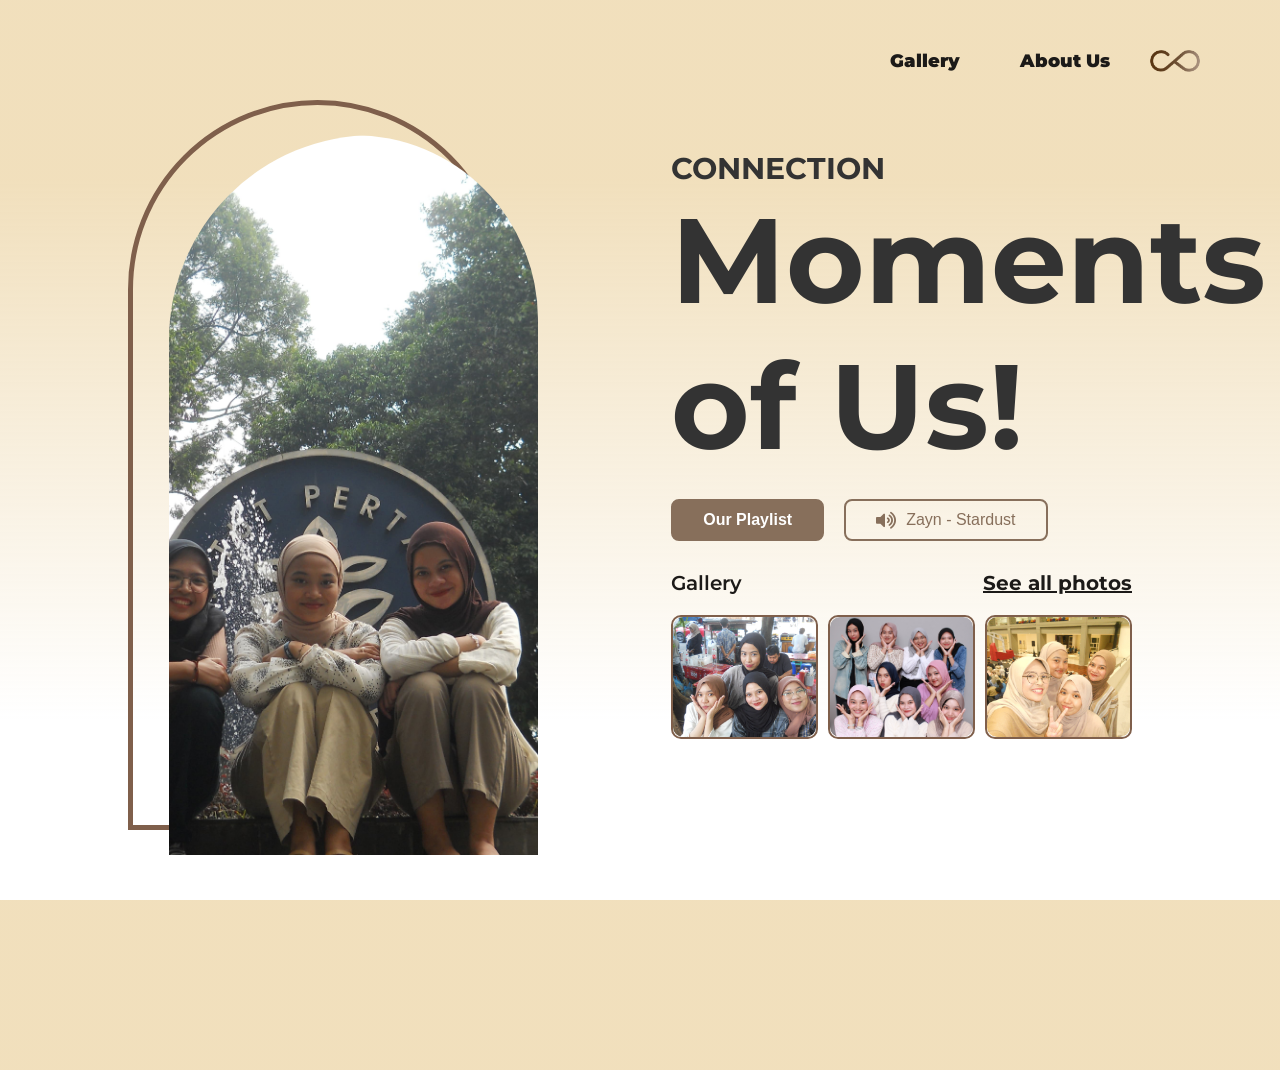
<file: tes/index.html>
<!DOCTYPE html>
<html lang="en">
<head>
    <meta charset="UTF-8">
    <meta name="viewport" content="width=device-width, initial-scale=1.0">
    <link href="style.css" rel="stylesheet" />
    <link href="https://fonts.googleapis.com/css2?family=Montserrat:wght@400;600&display=swap" rel="stylesheet">
    <link rel="stylesheet" href="https://cdnjs.cloudflare.com/ajax/libs/font-awesome/5.15.4/css/all.min.css">
    <title>Connection ID</title>
</head>
<body>
    <!-- Bagian Header -->
    <header>
        <div class="header-content">
            <nav>
                <ul>
                    <li><a href="gallery.html">Gallery</a></li>
                    <li><a href="about_us.html">About Us</a></li>
                </ul>
            </nav>
            <img src="media/logo.png" alt="Logo" class="logo">
        </div>
    </header>

    <!-- Bagian Main -->
    <main>
        <div class="left-side">
            <!-- Border -->
            <div class="border"></div>
            <!-- Foto Frame -->
            <div class="photo-frame">
                <img src="media/3.jpg" alt="Image">
            </div>
        </div>

        <!-- Sisi Kanan untuk Teks -->
        <div class="right-side">
            <h1>CONNECTION</h1>
            <h2>Moments of Us!</h2>
            <div class="button-index">
                <button class="playlist-button">
                    <a href="https://open.spotify.com/playlist/3Sw3fNrFOBRbFV6W3Yhdqm?si=4I09dCnlSiGzaXYqdv0MuA&pi=a-4IdKwdY3RHaZ">
                        Our Playlist
                    </a>
                </button>
                <button class="songs-button" id="mute-button">
                    <i class="fas fa-volume-up"></i> Zayn - Stardust
                </button>
            </div>
            <div class="gallery-section">
                <span class="gallery-title">Gallery</span>
                <span class="see-all-photos"><a href="gallery.html">See all photos</a></span>
            </div>
            <div class="photo-frames">
                <div class="frame">
                    <img src="media/1.jpg" alt="Image">
                </div>
                <div class="frame">
                    <img src="media/2.jpg" alt="Image">
                </div>
                <div class="frame">
                    <img src="media/4.jpg" alt="Image">
                </div>
            </div>
        </div>
    </main>

    <!-- Audio player yang akan diputar otomatis -->
    <audio id="background-music" src="media/song.mp3" autoplay loop></audio>

    <!-- JavaScript untuk kontrol mute/unmute pada tombol songs-button -->
    <script>
        const music = document.getElementById('background-music');
        const muteButton = document.getElementById('mute-button');

        // Fungsi toggle untuk mute/unmute
        muteButton.addEventListener('click', (e) => {
            e.preventDefault(); // Mencegah link default
            if (music.muted) {
                music.muted = false;
                muteButton.innerHTML = '<i class="fas fa-volume-up"></i> Zayn - Stardust';
            } else {
                music.muted = true;
                muteButton.innerHTML = '<i class="fas fa-volume-mute"></i> Zayn - Stardust';
            }
        });
    </script>
</body>
</html>
</file>
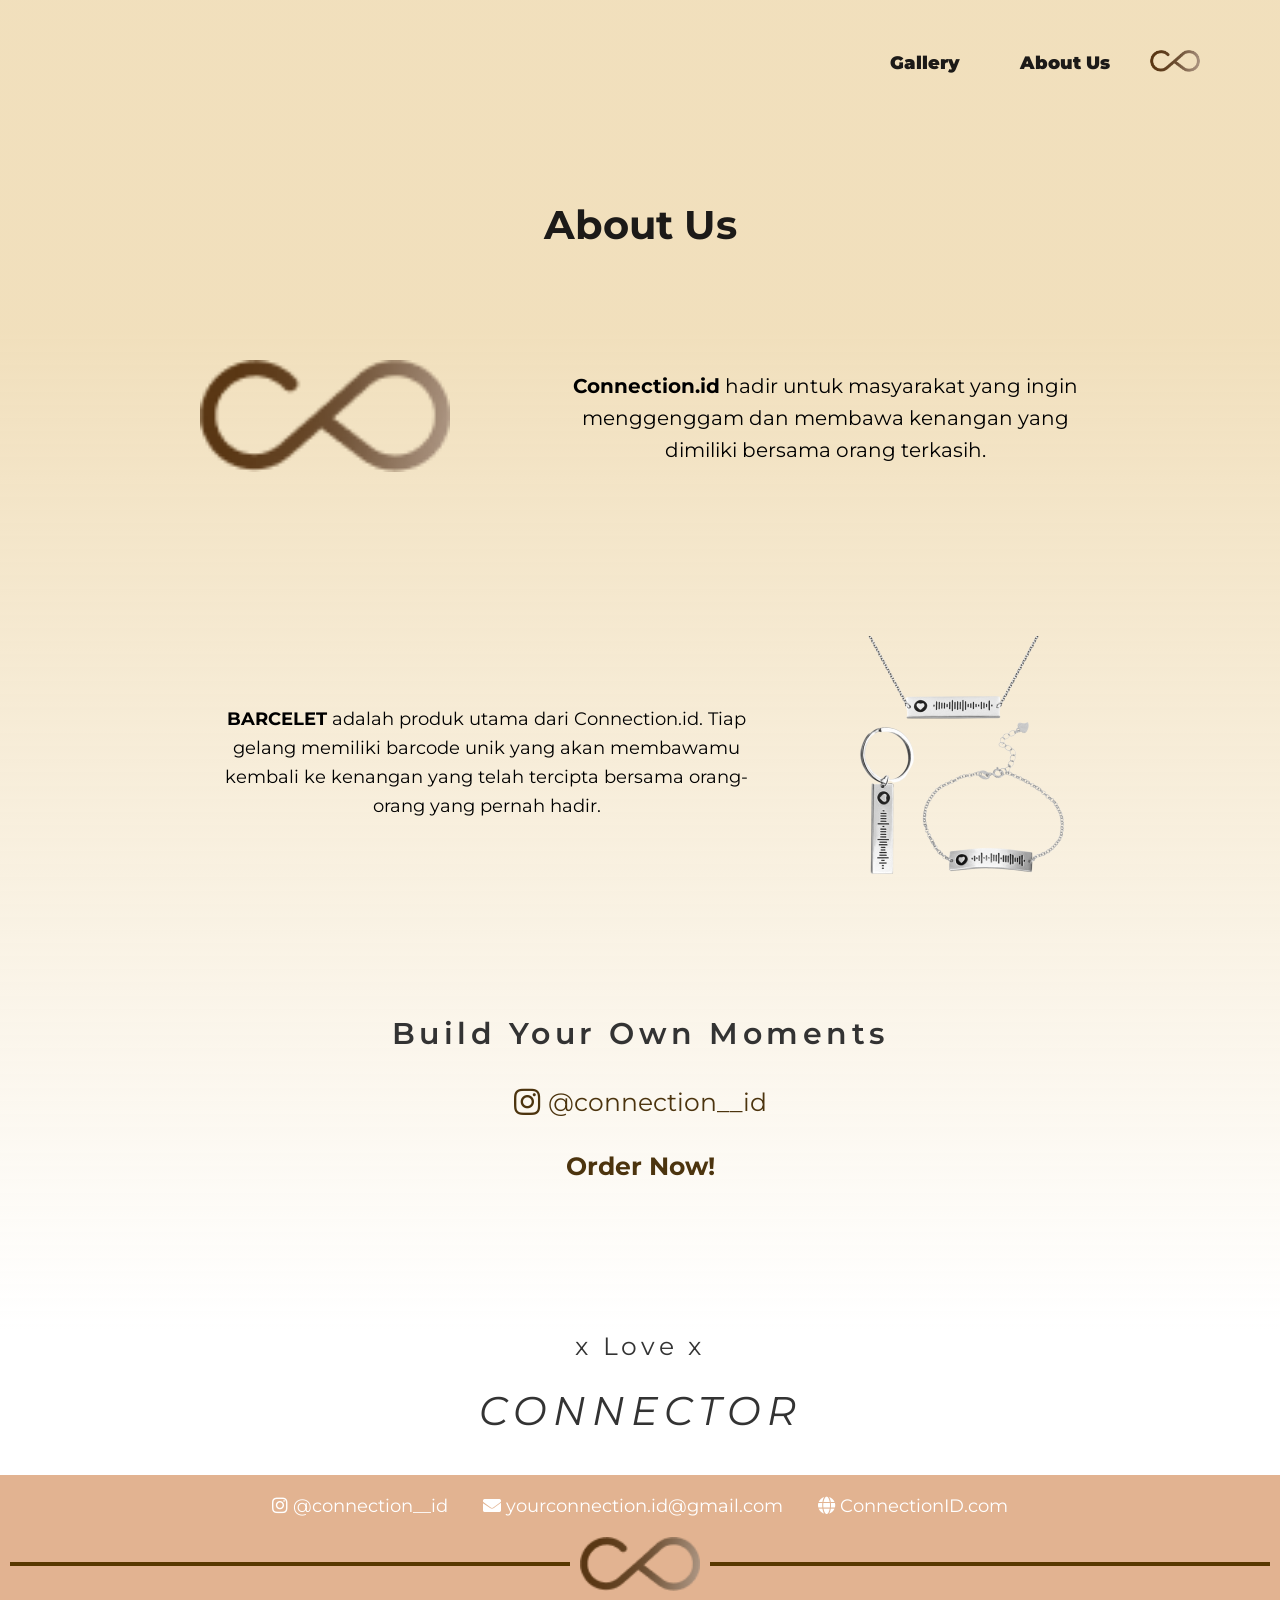
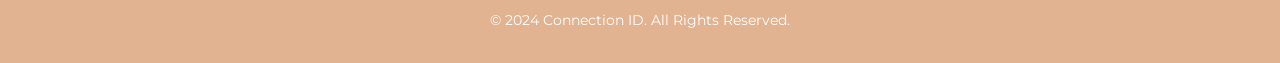
<file: tes/about_us.html>
<!DOCTYPE html>
<html lang="en">
<head>
    <meta charset="UTF-8">
    <meta name="viewport" content="width=device-width, initial-scale=1.0">
    <link href="style.css" rel="stylesheet" />
    <link href="https://fonts.googleapis.com/css2?family=Montserrat:wght@400;600&display=swap" rel="stylesheet">
    <link rel="stylesheet" href="https://cdnjs.cloudflare.com/ajax/libs/font-awesome/5.15.4/css/all.min.css">
    <title>Connection ID | About Us</title>
</head>
<body class="dua">
    <header>
        <div class="header-content">
            <nav>
                <ul>
                    <li><a href="gallery.html">Gallery</a></li>
                    <li><a href="about_us.html">About Us</a></li>
                </ul>
            </nav>
            <a href="index.html">
                <img src="media/logo.png" alt="Logo" class="logo">
            </a>
        </div>
    </header>
    <div class="about-container">
        <span class="about-title">About Us</span>
    </div>
    <div class="about-us-details">
        <div class="logo-left">
            <img src="media/logo.png" alt="Logo" class="logo">
        </div>
        <div class="description-right">
            <p><b>Connection.id</b> hadir untuk masyarakat yang ingin menggenggam dan membawa kenangan yang dimiliki bersama orang terkasih.</p>
        </div>
    </div>
    <div class="product-info">
        <div class="product-text">
            <p><b>BARCELET</b> adalah produk utama dari Connection.id. Tiap gelang memiliki barcode unik yang akan membawamu kembali ke kenangan yang telah tercipta bersama orang-orang yang pernah hadir.</p>
        </div>
        <div class="product-image">
            <img src="media/produk.png" alt="Produk BARCELET">
        </div>
    </div>
    <div class="order">
        <h2>Build Your Own Moments</h2>
        <a href="https://instagram.com/connection__id/" target="_blank" class="instagram-link">
            <i class="fab fa-instagram"></i> @connection__id
        </a>
        <h3><a href="https://instagram.com/connection__id/">Order Now!</a></h3>
        <p class="love-text">x Love x</p>
        <p class="connector-text"><i>CONNECTOR</i></p>
    </div>
</body>
<footer class="footer">
    <!-- Kontak (Instagram, Email, Domain) -->
    <div class="footer-contact">
        <a href="https://instagram.com/connection__id/" target="_blank" class="footer-link">
            <i class="fab fa-instagram"></i> 
            @connection__id
        </a>
        <a href="mailto:yourconnection.id@gmail.com?subject=Inquiry%20from%20Website&body=Hello,%20I%20would%20like%20to%20know%20more%20about%20your%20services." class="footer-link">
            <i class="fas fa-envelope"></i> 
            yourconnection.id@gmail.com
        </a>
        <a href="https://ConnectionID.com" target="_blank" class="footer-link">
            <i class="fas fa-globe"></i> 
            ConnectionID.com
        </a>
    </div>

    <!-- Logo dengan garis tebal di kanan dan kiri -->
    <div class="footer-logo">
        <div class="line"></div>
        <img src="media/logo.png" alt="Logo" class="logo-image">
        <div class="line"></div>
    </div>

    <!-- Copyright -->
    <div class="footer-copyright">
        <p>&copy; 2024 Connection ID. All Rights Reserved.</p>
    </div>
</footer>
</html>
</file>
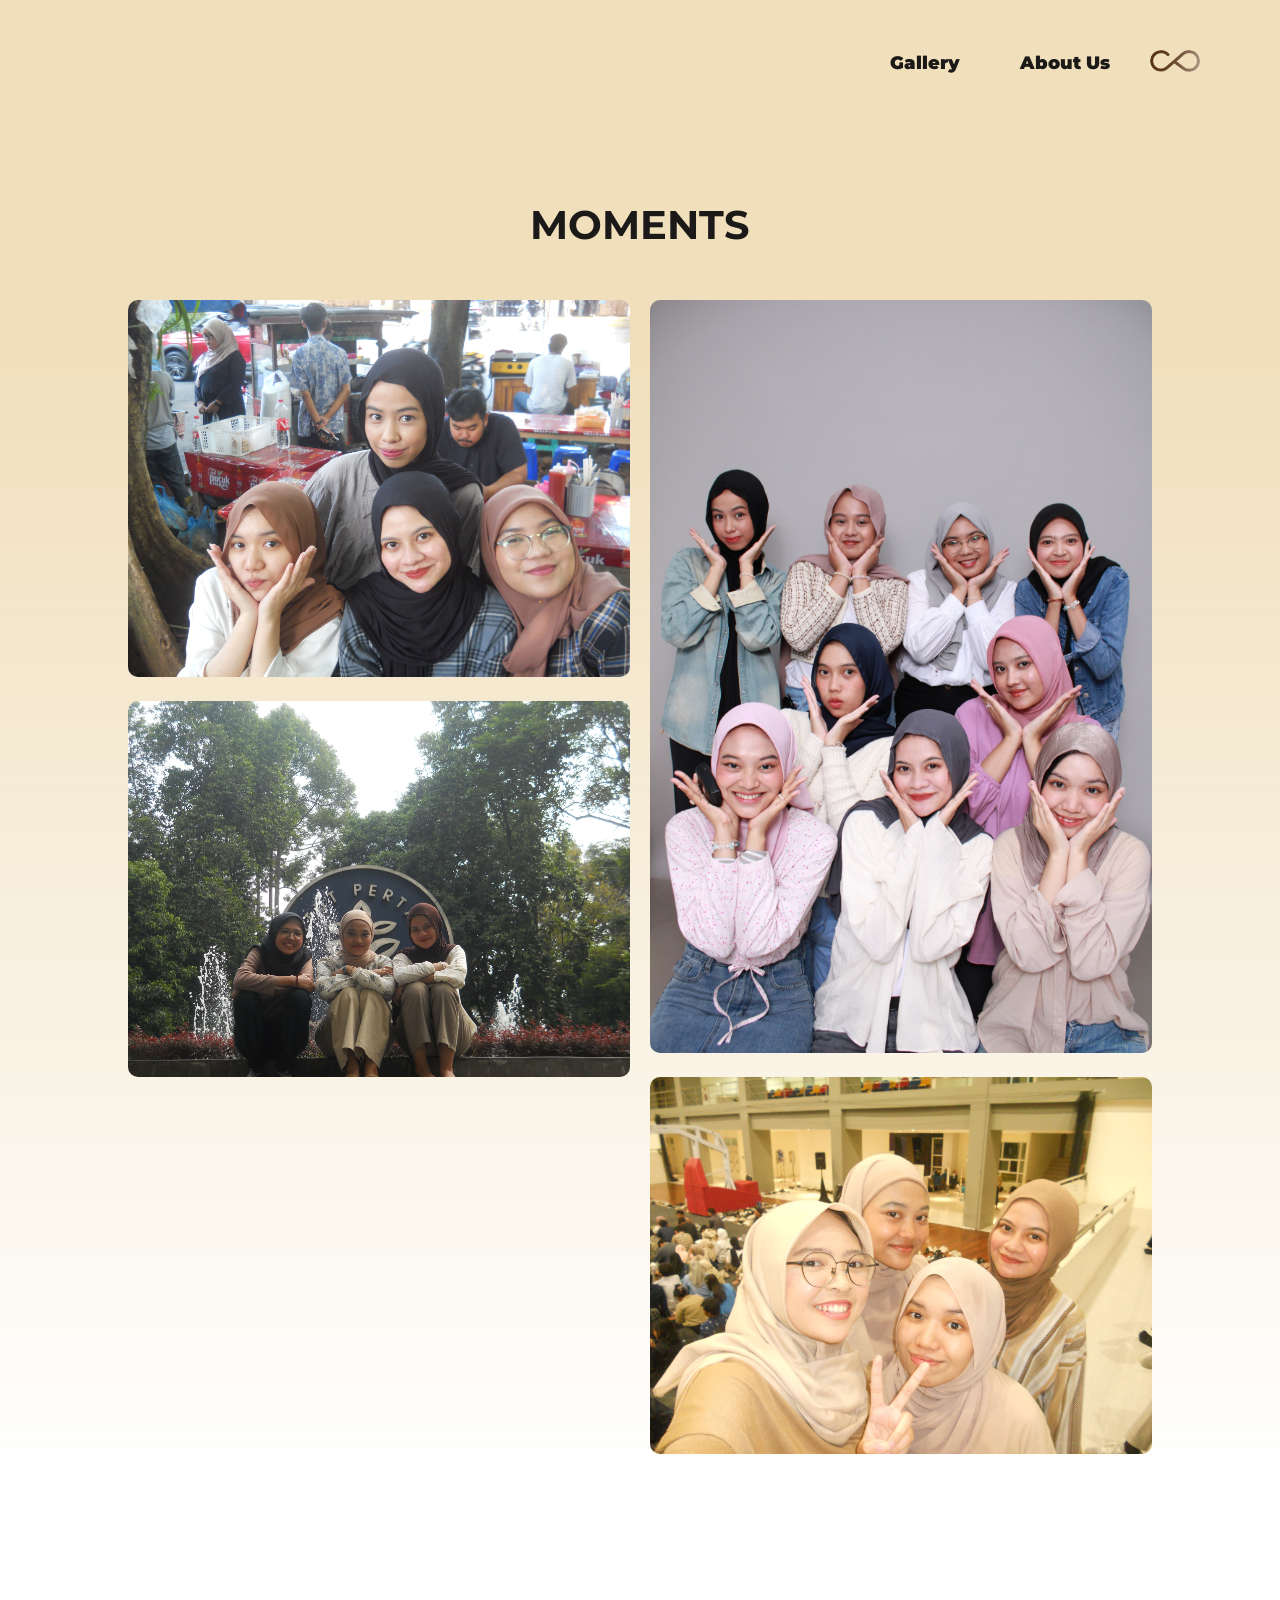
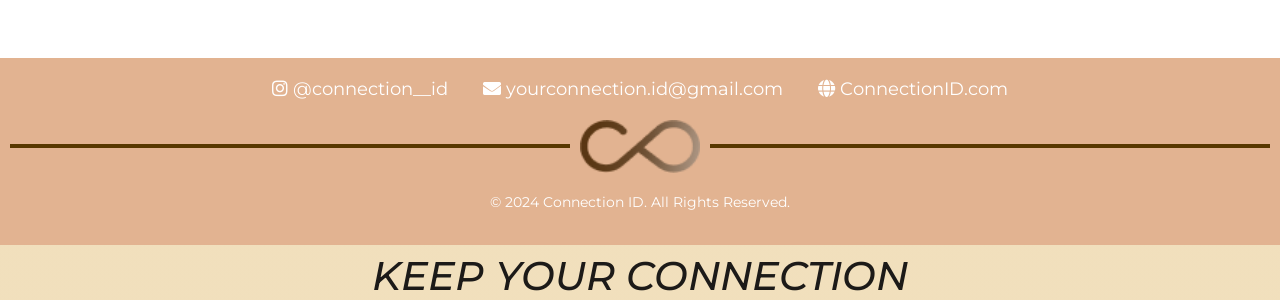
<file: tes/gallery.html>
<!DOCTYPE html>
<html lang="en">
<head>
    <meta charset="UTF-8">
    <meta name="viewport" content="width=device-width, initial-scale=1.0">
    <link href="style.css" rel="stylesheet" />
    <link href="https://fonts.googleapis.com/css2?family=Montserrat:wght@400;600&display=swap" rel="stylesheet">
    <link rel="stylesheet" href="https://cdnjs.cloudflare.com/ajax/libs/font-awesome/5.15.4/css/all.min.css">
    <title>Connection ID | Gallery</title>
</head>
<body class="dua">
    <header>
        <div class="header-content">
            <nav>
                <ul>
                    <li><a href="gallery.html">Gallery</a></li>
                    <li><a href="about_us.html">About Us</a></li>
                </ul>
            </nav>
            <a href="index.html">
                <img src="media/logo.png" alt="Logo" class="logo">
            </a>
        </div>
    </header>
    <main>
        <div class="moments-container">
            <span class="moments-title">MOMENTS</span>
        </div>
        <div class="photo-gallery">
            <div class="gallery-left">
                <a href="foto_show.html?photo=1"><img src="media/1.jpg" alt="Gambar 1"></a>
                <a href="foto_show.html?photo=3"><img src="media/3.jpg" alt="Gambar 3"></a>
            </div>
            <div class="gallery-right">
                <a href="foto_show.html?photo=2"><img src="media/2.jpg" alt="Gambar 2"></a>
                <a href="foto_show.html?photo=4"><img src="media/4.jpg" alt="Gambar 4"></a>
            </div>
        </div>
        <div class="connection-text">
            <i>KEEP YOUR CONNECTION</i>
        </div>
    </main>
</body>
<footer class="footer">
    <!-- Kontak (Instagram, Email, Domain) -->
    <div class="footer-contact">
        <a href="https://instagram.com/connection__id/" target="_blank" class="footer-link">
            <i class="fab fa-instagram"></i> 
            @connection__id
        </a>
        <a href="mailto:yourconnection.id@gmail.com?subject=Inquiry%20from%20Website&body=Hello,%20I%20would%20like%20to%20know%20more%20about%20your%20services." class="footer-link">
            <i class="fas fa-envelope"></i> 
            yourconnection.id@gmail.com
        </a>
        <a href="https://ConnectionID.com" target="_blank" class="footer-link">
            <i class="fas fa-globe"></i> 
            ConnectionID.com
        </a>
    </div>

    <!-- Logo dengan garis tebal di kanan dan kiri -->
    <div class="footer-logo">
        <div class="line"></div>
        <img src="media/logo.png" alt="Logo" class="logo-image">
        <div class="line"></div>
    </div>

    <!-- Copyright -->
    <div class="footer-copyright">
        <p>&copy; 2024 Connection ID. All Rights Reserved.</p>
    </div>
</footer>
</html>
</file>
<file: tes/style.css>
/* Styling untuk body */
body {
    margin: 0;
    height: 100vh; /* Full height */
    background: linear-gradient(to bottom, rgba(235, 210, 160, 0.7) 20%, #FFFFFF 80%); 
    font-family: 'Montserrat', sans-serif; /* Ganti font ke Montserrat */
    display: flex;
    justify-content: center;
    align-items: center;
    overflow:hidden;
}

body.dua{
    overflow-y: auto; /* Scroll vertikal hanya di halaman gallery */
    height: auto; /* Pastikan konten bisa di-scroll */
    flex-direction: column;
}


/* Styling untuk header */
header {
    position:absolute;
    top: 30px;
    left: 0;
    right: 0;
    width: 100%;
    padding: 20px;
    display: flex;
    justify-content: flex-end;
    align-items: center;
    z-index: 10;
}

/* Container untuk navbar dan logo */
.header-content {
    display: flex;
    justify-content: flex-end; /* Menyusun item dengan jarak antara navbar dan logo */
    align-items: center;
    width: 100%;
    padding: 0 20;
}

/* Styling untuk navbar */
nav ul {
    list-style-type: none;
    margin: 0;
    padding: 0;
    display: flex;
    align-items: center;
    margin-left: 20px;
}

nav ul li {
    margin-left: 20px; /* Mengatur jarak antar menu, tambahkan margin kiri supaya lebih seimbang */
    padding-right: 20px;
}

nav ul li a {
    text-decoration: none;
    color: #1c1a18;
    font-size: 18px;
    font-weight: 1000;
    margin-right: 20px;
}

nav ul li a:hover{
    color: #876F5B;
}

/* Styling untuk logo */
.logo {
    width: 50px;
    height: auto;
    margin-right: 100px;
}

/* Bagian utama dengan dua sisi */
main {
    display: flex; /* Menggunakan flexbox untuk menyusun bagian kiri dan kanan */
    justify-content: space-between; /* Mengatur jarak antar sisi kiri dan kanan */
    align-items: center;
    width: 80%; /* Sesuaikan lebar area utama */
    height: 100%; /* Sesuaikan tinggi */
}

/* Bagian kiri untuk foto */
.left-side {
    width: 40%;
    height: 100%;
    max-width: 450px;
    overflow: hidden; /* Agar gambar tidak keluar dari border */
    position: relative;

}

/* Border */
.border {
    width: 90%;
    height: 80%;
    position: absolute;
    margin-top: 100px;
    left: 0;
    border: 5px solid #7F5F4B; /* Warna coklat untuk border */
    border-radius: 500px 500px 0 0; /* Membuat bagian atas border melengkung */
    z-index: 1; /* Agar border berada di belakang frame */
}

/* Foto frame */
.photo-frame {
    width: 100%;
    height: 80%;
    position: absolute;
    top: 15%; /* Geser foto frame sedikit ke bawah */
    left: 10%; /* Geser foto frame sedikit ke kanan */
    border-radius: 500px 500px 0 0; /* Membuat bagian atas foto frame melengkung */
    z-index: 2; /* Agar foto frame berada di depan border */
    overflow: hidden;
}

/* Styling untuk gambar dalam frame */
.photo-frame img {
    width: 90%;
    height: 100%;
    object-fit: cover; /* Menjaga proporsi gambar agar tidak terdistorsi */
    border-radius: 500px 500px 0 0; /* Memberikan efek melengkung pada gambar sesuai dengan foto frame */
    position: absolute;
}

/* Bagian kanan untuk teks */
/* Bagian kanan untuk teks */
.right-side {
    margin-top: 300px;
    width: 45%;
    height: 100%;
    padding: 20px;
    display: flex;
    flex-direction: column;
}

/* Styling untuk judul pertama (Connection) */
.right-side h1 {
    color: #333;
    font-size: 30px;
    margin: 0;
}

/* Styling untuk judul kedua (Moments of Us) */
.right-side h2 {
    color: #333;
    font-size: 120px;
    margin: 0;
}

/* Styling untuk container button */
.button-index {
    display: flex;
    gap: 20px; /* Jarak antar tombol */
    margin-top: 20px; /* Jarak dari teks */
    
}

/* Styling untuk button "Our Playlist" */
.playlist-button {
    background-color: #876F5B; /* Warna background button */
    border: 2px solid #876F5B; /* Border button */
    color: white; /* Warna teks button */
    font-size: 16px;
    padding: 10px 30px; /* Padding dalam button */
    cursor: pointer;
    transition: background-color 0.3s ease; /* Animasi saat hover */
    border-radius: 8px;
}

.playlist-button a {
    color: white; /* Warna coklat untuk link */
    text-decoration: none; /* Menghilangkan garis bawah */
    font-size: 16px;
    font-weight: bold;
}

/* Styling untuk button "Lagu" */
.songs-button {
    background-color: transparent; /* Background transparan */
    border: 2px solid #876F5B; /* Border button */
    color: #876F5B; /* Warna teks button */
    font-size: 16px;
    padding: 10px 30px; /* Padding dalam button */
    cursor: pointer;
    display: flex;
    align-items: center;
    gap: 10px;
    transition: border-color 0.3s ease; /* Animasi saat hover */
    border-radius: 8px;
}

/* Icon play */
.songs-button i {
    font-size: 18px; /* Ukuran icon play */
}

.songs-button a {
    color: #876F5B; /* Warna coklat untuk link */
    text-decoration: none; /* Menghilangkan garis bawah */
    font-size: 16px;
    font-weight: bold;
}

/* Hover effect untuk tombol */
.playlist-button:hover {
    background-color: #B68C6D; /* Warna saat hover */
}

.songs-button:hover {
    border-color: #B68C6D; /* Warna border saat hover */
    color: #B68C6D; /* Warna teks saat hover */
}

.songs-button:hover i {
    color: #B68C6D; /* Warna icon saat hover */
}

.gallery-section {
    display: flex;
    justify-content: space-between; /* Agar tulisan gallery kiri dan kanan sejajar */
    align-items: center;
    margin-top: 30px; /* Jarak ke bawah dari tombol */
}

.gallery-title, .see-all-photos {
    font-size: 20px;
    color: #1c1a18; /* Warna coklat */
    font-weight: 600;
}


/* Styling untuk See All Photos */
.see-all-photos {
    font-size: 20px;
    color: #1c1a18;
    font-weight: 600;
    cursor: pointer;
    text-decoration: underline;
    margin-left: auto;
}

.see-all-photos a {
    color: #1c1a18; /* Warna coklat untuk link */
    text-decoration: none; /* Menghilangkan garis bawah */
    font-size: 20px;
    font-weight: bold;
}

/* Styling untuk Kotak Frame */
.photo-frames {
    display: flex;
    justify-content: space-between;
    margin-top: 20px; /* Jarak antara gallery title dan frames */
}


.frame {
    width: 40%; /* Setiap kotak memiliki lebar 20% */
    height: 120px; /* Tinggi kotak */
    border: 2px solid #7F5F4B; /* Warna coklat border */
    border-radius: 10px; /* Sedikit melengkung di sudut */
    margin-right: 10px; /* Jarak antar kotak */
    overflow: hidden; /* Agar gambar tidak keluar dari frame */
}

.frame img {
    width: 100%; /* Mengatur lebar gambar agar sesuai dengan lebar frame */
    height: 100%; /* Mengatur tinggi gambar agar sesuai dengan tinggi frame */
    object-fit: cover; /* Memastikan gambar menutupi seluruh area frame */
}

/* Styling untuk menghilangkan margin pada frame terakhir */
.photo-frames .frame:last-child {
    margin-right: 0;
}

/* Styling untuk menghilangkan margin pada frame terakhir */
.photo-frames .frame:last-child {
    margin-right: 0;
}

/* Styling untuk container Moments */
.moments-container {
    position: absolute; /* Gunakan absolute positioning */
    top: 200px; /* Jarak dari atas halaman */
    left: 50%; /* Mengatur posisi dari kiri */
    transform: translateX(-50%); /* Memindahkan elemen ke tengah secara horizontal */
    text-align: center; /* Pastikan teksnya rata tengah */
}

/* Styling untuk teks Moments */
.moments-title {
    font-size: 40px; /* Ukuran font bisa disesuaikan */
    color: #1c1a18; /* Sesuaikan warna dengan tema */
    font-weight: bolder;
    margin-bottom: 25px;
}

/* Styling untuk gallery */
.photo-gallery {
    display: flex;
    justify-content: space-between; /* Untuk kasih jarak antar kiri dan kanan */
    gap: 20px; /* Jarak antar kolom */
    margin-top: 300px;
    margin-bottom: 200px;
    position: relative;
    width: 100%;
}

.gallery-left, .gallery-right {
    width: 50%; /* Lebar kolom kiri dan kanan, 48% supaya ada space */
    display: flex;
    flex-direction: column; /* Foto ditata secara vertikal */
    gap: 20px; /* Jarak antar foto */
}

img {
    width: 100%; /* Gambar memenuhi lebar kolom */
    height: auto; /* Menjaga proporsi gambar */
    border-radius: 10px; /* Biar gambar ada sudut rounded */
}

.connection-text {
    text-align: center;
    font-size: 40px;
    font-style: italic;
    color: #1c1a18;
    font-weight: 500;
    position: absolute;
    bottom: -1000px; /* Ganti dengan nilai yang lebih kecil untuk posisi lebih tinggi */
    left: 50%;
    transform: translateX(-50%);
    width: 100%;
    z-index: 10; /* Pastikan teks tetap di atas gambar */
}

/* Styling untuk footer */
.footer {
    background: #e2b391;
    color: white;
    padding: 20px 0;
    text-align: center;
    width: 100%;
}

/* Kontak (Instagram, Email, Domain) */
.footer-contact {
    margin-bottom: 20px;
}

.footer-link {
    margin: 0 15px;
    text-decoration: none;
    color: white;
    font-size: 18px;
    transition: color 0.3s ease;
}

.footer-link:hover {
    color: #4c340e; /* Warna saat hover */
}

/* Styling untuk logo dengan garis tebal di kanan dan kiri */
.footer-logo {
    display: flex;
    justify-content: center;
    align-items: center;
    margin: 20px 0;
}

.line {
    height: 4px;
    width: 600px;
    background-color: rgb(88, 56, 0);
    margin: 0 10px;
}

.logo-image {
    max-width: 120px;
    height: auto;
}

/* Styling untuk copyright */
.footer-copyright {
    margin-top: 20px;
    font-size: 14px;
}

.about-container {
    position: absolute; /* Gunakan absolute positioning */
    top: 200px; /* Jarak dari atas halaman */
    left: 50%; /* Mengatur posisi dari kiri */
    transform: translateX(-50%); /* Memindahkan elemen ke tengah secara horizontal */
    text-align: center; /* Pastikan teksnya rata tengah */
}

/* Styling untuk teks Moments */
.about-title {
    font-size: 40px; /* Ukuran font bisa disesuaikan */
    color: #1c1a18; /* Sesuaikan warna dengan tema */
    font-weight: bolder;
    margin-bottom: 25px;
}

/* Styling untuk bagian About Us */
.about-us-details {
    display: flex; /* Menggunakan Flexbox untuk menyusun gambar dan teks berdampingan */
    align-items: center; /* Menyusun gambar dan teks agar rata tengah secara vertikal */
    margin-top: 350px; /* Memberikan jarak dari bagian atas, lebih kecil dari 400px sebelumnya */
    width: calc(100% - 400px); /* Mengurangi lebar 400px (200px kiri dan 200px kanan) dari total lebar halaman */
    justify-content: space-between;
    margin-left: 200px; /* Jarak 200px dari kiri */
    margin-right: 200px; /* Jarak 200px dari kanan */
}

.logo-left {
    flex: 1; /* Memberikan ruang yang cukup untuk gambar */
    padding-right: 20px; /* Jarak antara gambar dan teks */
}

.description-right {
    flex: 2; /* Memberikan ruang lebih besar untuk teks */
    font-size: 20px; /* Ukuran font untuk teks */
    line-height: 1.6; /* Memberikan jarak antar baris teks */
    text-align: center;
}

.logo-left img {
    width: 250px; /* Ukuran gambar yang pas */
    height: auto;
}

/* CSS untuk bagian product-info */
.product-info {
    display: flex;
    justify-content: space-between;
    align-items: center;
    margin-top: 150px; /* Jarak dari bagian atas */
    width: calc(100% - 400px); /* Mengurangi lebar 400px dari total lebar halaman */
    margin-left: 200px; /* Jarak dari sisi kiri */
    margin-right: 200px; /* Jarak dari sisi kanan */
}

.product-text {
    flex: 2;
    font-size: 18px; /* Ukuran font untuk teks */
    line-height: 1.6; /* Jarak antar baris */
    padding-right: 20px; /* Jarak antar teks dan gambar */
    text-align: center;
}

.product-image {
    flex: 1;
    text-align: right;
}

.product-image img {
    width: 250px; /* Ukuran gambar produk */
    height: auto;
}

/* Styling untuk bagian Build Your Own */
.order {
    text-align: center;
    margin-top: 100px; /* Jarak dari bagian sebelumnya */
    font-size: 20px; /* Ukuran font untuk judul */
}

.order h2 {
    font-weight: 600;
    color: #333; /* Warna teks Build Your Own */
    letter-spacing: 0.15em;
}

.order h3 a{
    display: inline-flex;
    align-items: center;
    margin-top: 10px; /* Jarak antara teks dan ikon */
    font-size: 25px; /* Ukuran font untuk link Instagram */
    color: #4c340e;
    text-decoration: none;
}

.order h3 a:hover{
    color: #876F5B
}

.instagram-link {
    display: inline-flex;
    align-items: center;
    margin-top: 10px; /* Jarak antara teks dan ikon */
    font-size: 25px; /* Ukuran font untuk link Instagram */
    color: #4c340e;
    text-decoration: none;
}

.instagram-link i {
    font-size: 30px;
    color: #4c340e; /* Warna ikon Instagram */
    margin-right: 8px; /* Jarak antara ikon dan teks */
}

.instagram-link:hover {
    color: #4c340e; /* Warna link saat di-hover */
}


.love-text {
    margin-top: 150px;
    font-size: 25px;
    color: #333;
    letter-spacing: 0.15em;
    text-align: center;
}

.connector-text {
    margin-top: 5px;
    font-size: 40px;
    color: #333;
    letter-spacing: 0.15em;
    text-align: center;
}

/* Background warna coklat */
.foto-show-body {
    background-color: #3E2723; /* Coklat tua */
    font-family: 'Montserrat', sans-serif;
    color: white;
    margin: 0;
    padding: 0;
}

/* Container untuk menampilkan foto */
.photo-container {
    position: relative;
    text-align: center;
    max-width: 100%;
    margin: 0 auto;
    display: flex;
    justify-content: center;
    align-items: center;
    height: 100vh;
}

/* Gambar yang ditampilkan */
.photo-display {
    max-width: 90%;
    max-height: 80%;
    border-radius: 10px;
    transition: transform 0.3s ease;
}

/* Tombol Next dan Previous */
.foto-show-btn{
    position: fixed; /* Agar tetap berada di halaman */
    background-color: transparent;
    border: none;
    color: #3E2723;
    font-size: 3em; /* Membesarkan ukuran tombol */
    cursor: pointer;
    padding: 10px;
    z-index: 10;
    display: flex;
    flex-direction: column;
    align-items: center;
    transition: all 0.3s ease;
}

.foto-show-btn:hover{
    color: #B68C6D;
}

/* Tombol Previous di kiri, 50px dari sisi kiri halaman */
.prev {
    left: 50px;
    top: 50%;
    transform: translateY(-50%);
}

/* Tombol Next di kanan, 50px dari sisi kanan halaman */
.next {
    right: 50px;
    top: 50%;
    transform: translateY(-50%);
}

/* Menambahkan teks di bawah tombol */
.btn-text {
    margin-top: 5px;
    font-size: 20px;
    color:#3E2723;
}

/* Tombol Close (X) */
.close-btn {
    position: fixed;
    right: 50px; /* 50px dari kanan halaman */
    top: 20px;
    background-color: transparent;
    border: none;
    color: #3E2723;
    font-size: 2.5em;
    cursor: pointer;
    z-index: 10;
    display: flex;
    flex-direction: column;
    align-items: center;
}

.close-btn:hover{
    color: #876F5B;
}

/* Teks "Exit" di bawah tombol Close */
.close-btn .btn-text {
    font-size: 20px;
    margin-top: 5px;
}
</file>
